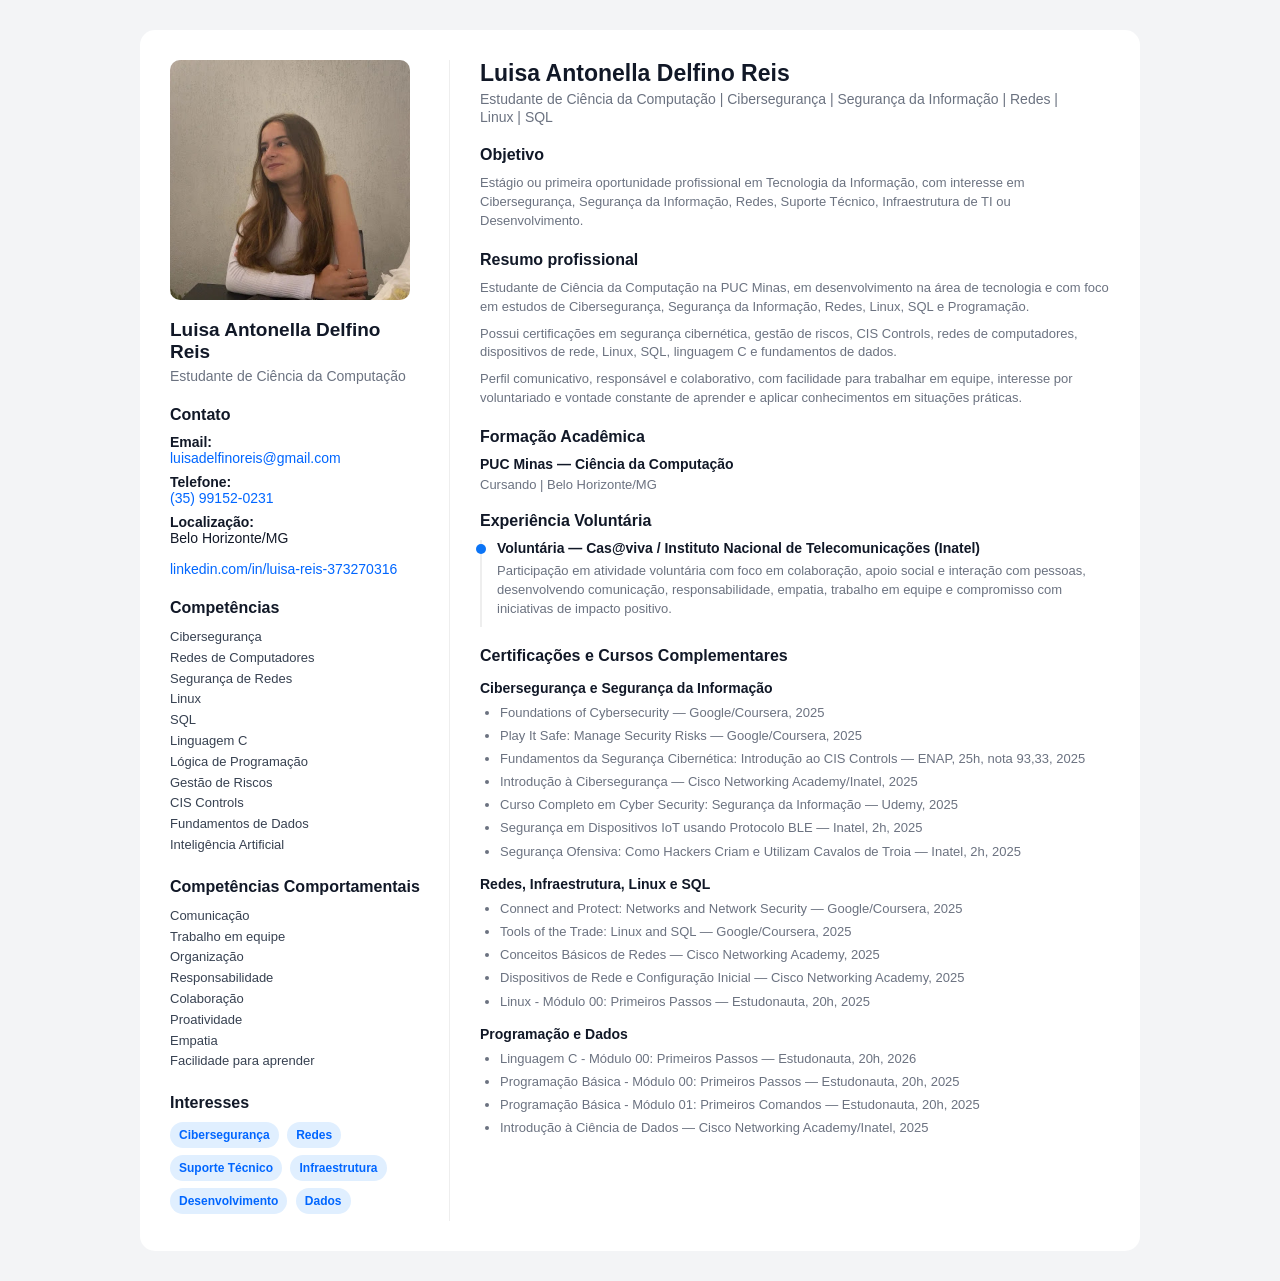
<file: index.html>
<!DOCTYPE html>
<html lang="pt-br">

<head>
    <meta charset="UTF-8">
    <meta name="viewport" content="width=device-width, initial-scale=1.0">
    <title>Currículo - Luisa Antonella Delfino Reis</title>
    <link rel="stylesheet" href="style.css">
    <meta name="author" content="Luisa Reis">
</head>

<body>

    <div class="pagina">

        <div class="perfil">

            <img src="unnamed.jpg" alt="Foto de Luisa Antonella Delfino Reis">

            <h2>Luisa Antonella Delfino Reis</h2>

            <p class="curso">
                Estudante de Ciência da Computação
            </p>

            <h3>Contato</h3>

            <p class="titulo-contato">Email:</p>
            <p class="link">luisadelfinoreis@gmail.com</p>

            <p class="titulo-contato">Telefone:</p>
            <p class="link">(35) 99152-0231</p>

            <p class="titulo-contato">Localização:</p>
            <p class="informacao">Belo Horizonte/MG</p>

            <p class="linkedin">
                linkedin.com/in/luisa-reis-373270316
            </p>

            <h3>Competências</h3>

            <p class="competencias">
                Cibersegurança<br>
                Redes de Computadores<br>
                Segurança de Redes<br>
                Linux<br>
                SQL<br>
                Linguagem C<br>
                Lógica de Programação<br>
                Gestão de Riscos<br>
                CIS Controls<br>
                Fundamentos de Dados<br>
                Inteligência Artificial
            </p>

            <h3>Competências Comportamentais</h3>

            <p class="competencias">
                Comunicação<br>
                Trabalho em equipe<br>
                Organização<br>
                Responsabilidade<br>
                Colaboração<br>
                Proatividade<br>
                Empatia<br>
                Facilidade para aprender
            </p>

            <h3>Interesses</h3>

            <span class="tag">Cibersegurança</span>
            <span class="tag">Redes</span>
            <span class="tag">Suporte Técnico</span>
            <span class="tag">Infraestrutura</span>
            <span class="tag">Desenvolvimento</span>
            <span class="tag">Dados</span>

        </div>


        <div class="principal">

            <div class="cabecalho">

                <h1>Luisa Antonella Delfino Reis</h1>

                <p class="descricao">
                    Estudante de Ciência da Computação |
                    Cibersegurança |
                    Segurança da Informação |
                    Redes |
                    Linux |
                    SQL
                </p>

            </div>

            <section>

                <h3>Objetivo</h3>

                <p class="texto">
                    Estágio ou primeira oportunidade profissional em Tecnologia
                    da Informação, com interesse em Cibersegurança, Segurança da
                    Informação, Redes, Suporte Técnico, Infraestrutura de TI ou
                    Desenvolvimento.
                </p>

            </section>

            <section>

                <h3>Resumo profissional</h3>

                <p class="texto">
                    Estudante de Ciência da Computação na PUC Minas, em
                    desenvolvimento na área de tecnologia e com foco em estudos
                    de Cibersegurança, Segurança da Informação, Redes, Linux,
                    SQL e Programação.
                </p>

                <p class="texto">
                    Possui certificações em segurança cibernética, gestão de
                    riscos, CIS Controls, redes de computadores, dispositivos
                    de rede, Linux, SQL, linguagem C e fundamentos de dados.
                </p>

                <p class="texto">
                    Perfil comunicativo, responsável e colaborativo, com
                    facilidade para trabalhar em equipe, interesse por
                    voluntariado e vontade constante de aprender e aplicar
                    conhecimentos em situações práticas.
                </p>

            </section>

            <section>

                <h3>Formação Acadêmica</h3>

                <div class="item">

                    <h4>PUC Minas — Ciência da Computação</h4>

                    <p class="cinza">
                        Cursando | Belo Horizonte/MG
                    </p>

                </div>

            </section>

            <section>

                <h3>Experiência Voluntária</h3>

                <div class="experiencia">

                    <div class="bolinha"></div>

                    <div>

                        <h4>
                            Voluntária — Cas@viva / Instituto Nacional de
                            Telecomunicações (Inatel)
                        </h4>

                        <p class="texto">
                            Participação em atividade voluntária com foco em
                            colaboração, apoio social e interação com pessoas,
                            desenvolvendo comunicação, responsabilidade,
                            empatia, trabalho em equipe e compromisso com
                            iniciativas de impacto positivo.
                        </p>

                    </div>

                </div>

            </section>

            <section>

                <h3>Certificações e Cursos Complementares</h3>

                <h4 class="categoria">
                    Cibersegurança e Segurança da Informação
                </h4>

                <ul>

                    <li>
                        Foundations of Cybersecurity — Google/Coursera, 2025
                    </li>

                    <li>
                        Play It Safe: Manage Security Risks — Google/Coursera, 2025
                    </li>

                    <li>
                        Fundamentos da Segurança Cibernética: Introdução ao CIS Controls —
                        ENAP, 25h, nota 93,33, 2025
                    </li>

                    <li>
                        Introdução à Cibersegurança —
                        Cisco Networking Academy/Inatel, 2025
                    </li>

                    <li>
                        Curso Completo em Cyber Security:
                        Segurança da Informação — Udemy, 2025
                    </li>

                    <li>
                        Segurança em Dispositivos IoT usando Protocolo BLE —
                        Inatel, 2h, 2025
                    </li>

                    <li>
                        Segurança Ofensiva: Como Hackers Criam e Utilizam Cavalos de Troia —
                        Inatel, 2h, 2025
                    </li>

                </ul>

                <h4 class="categoria">
                    Redes, Infraestrutura, Linux e SQL
                </h4>

                <ul>

                    <li>
                        Connect and Protect: Networks and Network Security —
                        Google/Coursera, 2025
                    </li>

                    <li>
                        Tools of the Trade: Linux and SQL —
                        Google/Coursera, 2025
                    </li>

                    <li>
                        Conceitos Básicos de Redes —
                        Cisco Networking Academy, 2025
                    </li>

                    <li>
                        Dispositivos de Rede e Configuração Inicial —
                        Cisco Networking Academy, 2025
                    </li>

                    <li>
                        Linux - Módulo 00: Primeiros Passos —
                        Estudonauta, 20h, 2025
                    </li>

                </ul>

                <h4 class="categoria">
                    Programação e Dados
                </h4>

                <ul>

                    <li>
                        Linguagem C - Módulo 00: Primeiros Passos —
                        Estudonauta, 20h, 2026
                    </li>

                    <li>
                        Programação Básica - Módulo 00: Primeiros Passos —
                        Estudonauta, 20h, 2025
                    </li>

                    <li>
                        Programação Básica - Módulo 01: Primeiros Comandos —
                        Estudonauta, 20h, 2025
                    </li>

                    <li>
                        Introdução à Ciência de Dados —
                        Cisco Networking Academy/Inatel, 2025
                    </li>

                </ul>

            </section>

        </div>

    </div>

</body>

</html>
</file>
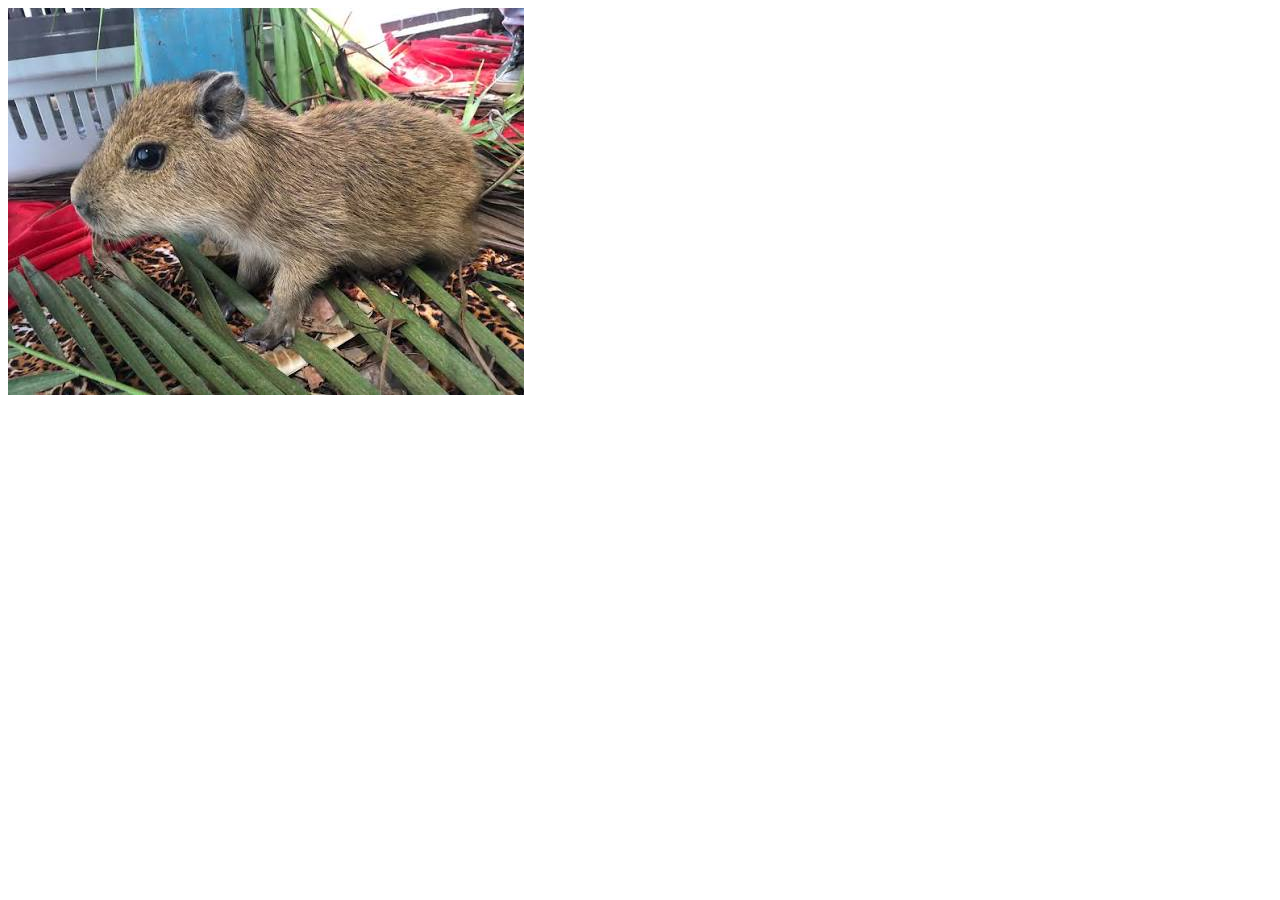
<file: Semana1/index.html>
<!DOCTYPE html>
<html lang="en">
<head>
    <meta charset="UTF-8">
    <meta name="viewport" content="width=device-width, initial-scale=1.0">
    <title>Document</title>
</head>
<body>
    <img src="images.jpeg" alt="Minha foto">
</body>
</html>
</file>
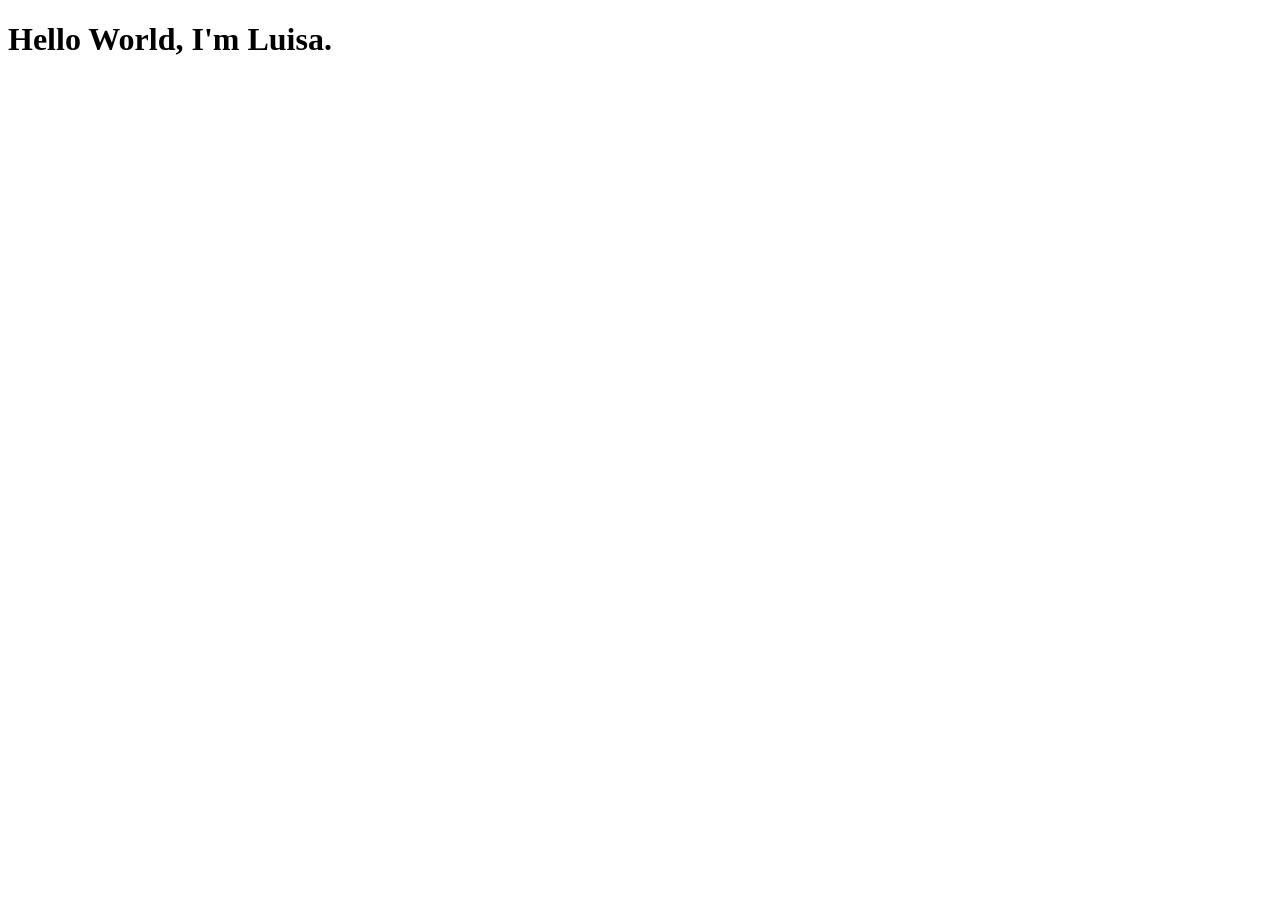
<file: Semana2/index.html>
<!DOCTYPE html>
<html lang="pt-BR">
<head>
    <meta charset="UTF-8">
    <meta name="viewport" content="width=device-width, initial-scale=1.0">
    <title>Minha Página</title>
</head>
<body>

    <h1>Hello World, I'm Luisa.</h1>

</body>
</html>
</file>
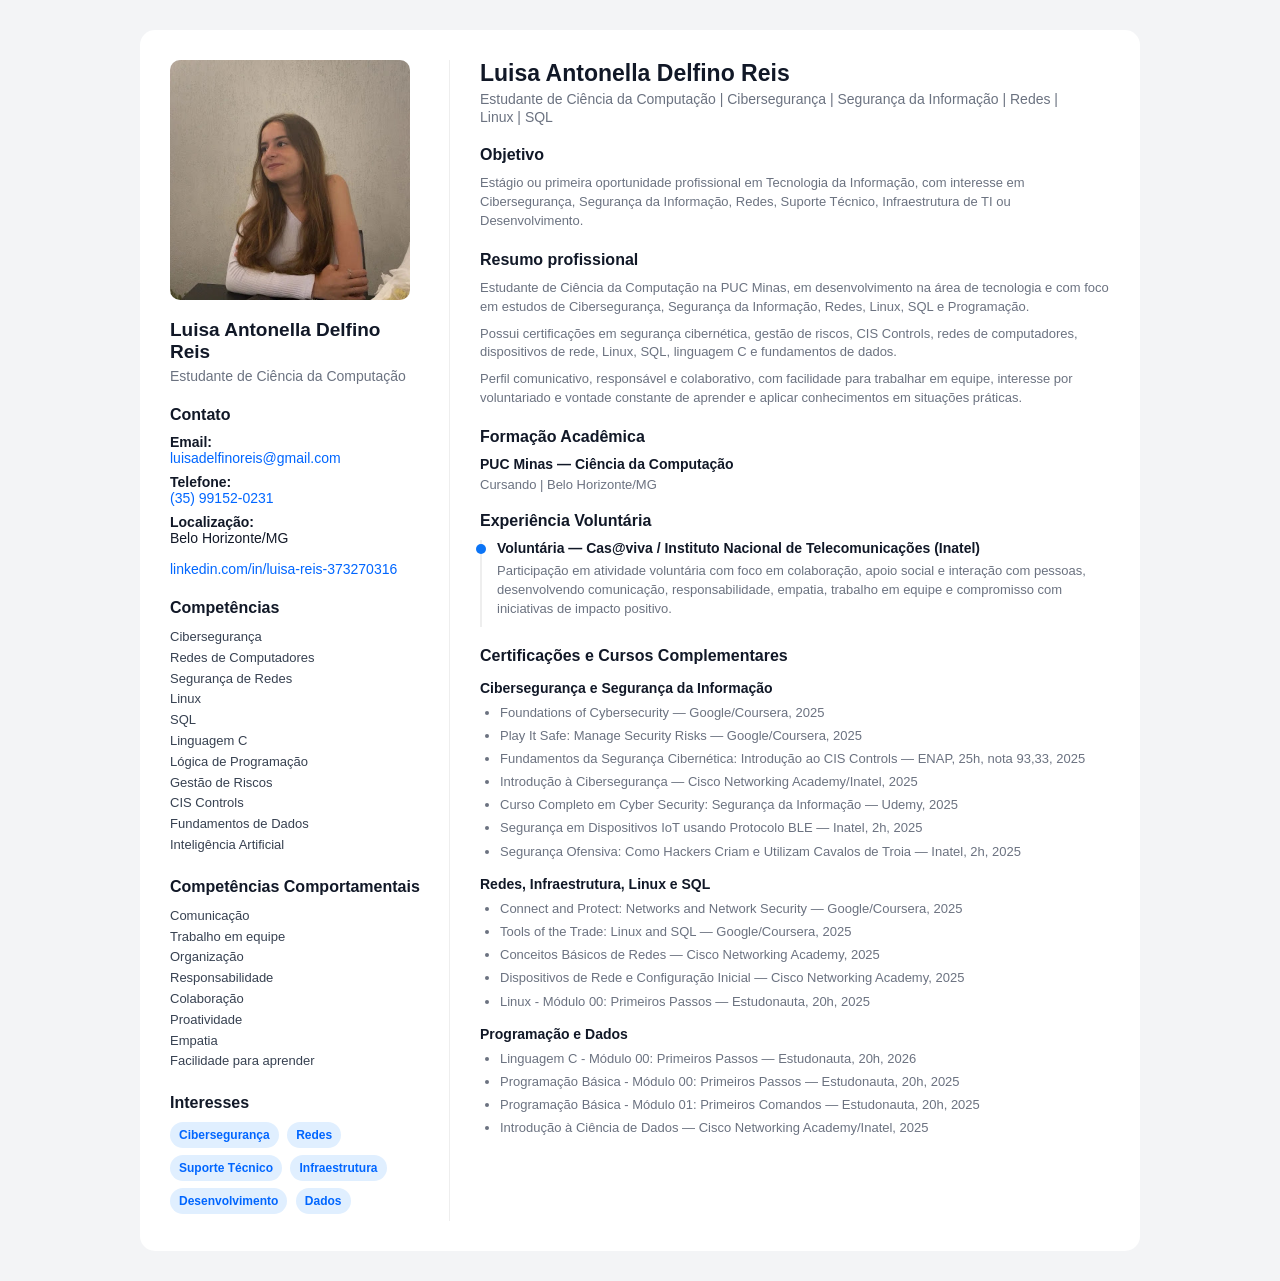
<file: Semana3/index.html>
<!DOCTYPE html>
<html lang="pt-br">

<head>
    <meta charset="UTF-8">
    <meta name="viewport" content="width=device-width, initial-scale=1.0">
    <title>Currículo - Luisa Antonella Delfino Reis</title>
    <link rel="stylesheet" href="style.css">
    <meta name="author" content="Luisa Reis">
</head>

<body>

    <div class="pagina">

        <div class="perfil">

            <img src="unnamed.jpg" alt="Foto de Luisa Antonella Delfino Reis">

            <h2>Luisa Antonella Delfino Reis</h2>

            <p class="curso">
                Estudante de Ciência da Computação
            </p>

            <h3>Contato</h3>

            <p class="titulo-contato">Email:</p>
            <p class="link">luisadelfinoreis@gmail.com</p>

            <p class="titulo-contato">Telefone:</p>
            <p class="link">(35) 99152-0231</p>

            <p class="titulo-contato">Localização:</p>
            <p class="informacao">Belo Horizonte/MG</p>

            <p class="linkedin">
                linkedin.com/in/luisa-reis-373270316
            </p>

            <h3>Competências</h3>

            <p class="competencias">
                Cibersegurança<br>
                Redes de Computadores<br>
                Segurança de Redes<br>
                Linux<br>
                SQL<br>
                Linguagem C<br>
                Lógica de Programação<br>
                Gestão de Riscos<br>
                CIS Controls<br>
                Fundamentos de Dados<br>
                Inteligência Artificial
            </p>

            <h3>Competências Comportamentais</h3>

            <p class="competencias">
                Comunicação<br>
                Trabalho em equipe<br>
                Organização<br>
                Responsabilidade<br>
                Colaboração<br>
                Proatividade<br>
                Empatia<br>
                Facilidade para aprender
            </p>

            <h3>Interesses</h3>

            <span class="tag">Cibersegurança</span>
            <span class="tag">Redes</span>
            <span class="tag">Suporte Técnico</span>
            <span class="tag">Infraestrutura</span>
            <span class="tag">Desenvolvimento</span>
            <span class="tag">Dados</span>

        </div>


        <div class="principal">

            <div class="cabecalho">

                <h1>Luisa Antonella Delfino Reis</h1>

                <p class="descricao">
                    Estudante de Ciência da Computação |
                    Cibersegurança |
                    Segurança da Informação |
                    Redes |
                    Linux |
                    SQL
                </p>

            </div>

            <section>

                <h3>Objetivo</h3>

                <p class="texto">
                    Estágio ou primeira oportunidade profissional em Tecnologia
                    da Informação, com interesse em Cibersegurança, Segurança da
                    Informação, Redes, Suporte Técnico, Infraestrutura de TI ou
                    Desenvolvimento.
                </p>

            </section>

            <section>

                <h3>Resumo profissional</h3>

                <p class="texto">
                    Estudante de Ciência da Computação na PUC Minas, em
                    desenvolvimento na área de tecnologia e com foco em estudos
                    de Cibersegurança, Segurança da Informação, Redes, Linux,
                    SQL e Programação.
                </p>

                <p class="texto">
                    Possui certificações em segurança cibernética, gestão de
                    riscos, CIS Controls, redes de computadores, dispositivos
                    de rede, Linux, SQL, linguagem C e fundamentos de dados.
                </p>

                <p class="texto">
                    Perfil comunicativo, responsável e colaborativo, com
                    facilidade para trabalhar em equipe, interesse por
                    voluntariado e vontade constante de aprender e aplicar
                    conhecimentos em situações práticas.
                </p>

            </section>

            <section>

                <h3>Formação Acadêmica</h3>

                <div class="item">

                    <h4>PUC Minas — Ciência da Computação</h4>

                    <p class="cinza">
                        Cursando | Belo Horizonte/MG
                    </p>

                </div>

            </section>

            <section>

                <h3>Experiência Voluntária</h3>

                <div class="experiencia">

                    <div class="bolinha"></div>

                    <div>

                        <h4>
                            Voluntária — Cas@viva / Instituto Nacional de
                            Telecomunicações (Inatel)
                        </h4>

                        <p class="texto">
                            Participação em atividade voluntária com foco em
                            colaboração, apoio social e interação com pessoas,
                            desenvolvendo comunicação, responsabilidade,
                            empatia, trabalho em equipe e compromisso com
                            iniciativas de impacto positivo.
                        </p>

                    </div>

                </div>

            </section>

            <section>

                <h3>Certificações e Cursos Complementares</h3>

                <h4 class="categoria">
                    Cibersegurança e Segurança da Informação
                </h4>

                <ul>

                    <li>
                        Foundations of Cybersecurity — Google/Coursera, 2025
                    </li>

                    <li>
                        Play It Safe: Manage Security Risks — Google/Coursera, 2025
                    </li>

                    <li>
                        Fundamentos da Segurança Cibernética: Introdução ao CIS Controls —
                        ENAP, 25h, nota 93,33, 2025
                    </li>

                    <li>
                        Introdução à Cibersegurança —
                        Cisco Networking Academy/Inatel, 2025
                    </li>

                    <li>
                        Curso Completo em Cyber Security:
                        Segurança da Informação — Udemy, 2025
                    </li>

                    <li>
                        Segurança em Dispositivos IoT usando Protocolo BLE —
                        Inatel, 2h, 2025
                    </li>

                    <li>
                        Segurança Ofensiva: Como Hackers Criam e Utilizam Cavalos de Troia —
                        Inatel, 2h, 2025
                    </li>

                </ul>

                <h4 class="categoria">
                    Redes, Infraestrutura, Linux e SQL
                </h4>

                <ul>

                    <li>
                        Connect and Protect: Networks and Network Security —
                        Google/Coursera, 2025
                    </li>

                    <li>
                        Tools of the Trade: Linux and SQL —
                        Google/Coursera, 2025
                    </li>

                    <li>
                        Conceitos Básicos de Redes —
                        Cisco Networking Academy, 2025
                    </li>

                    <li>
                        Dispositivos de Rede e Configuração Inicial —
                        Cisco Networking Academy, 2025
                    </li>

                    <li>
                        Linux - Módulo 00: Primeiros Passos —
                        Estudonauta, 20h, 2025
                    </li>

                </ul>

                <h4 class="categoria">
                    Programação e Dados
                </h4>

                <ul>

                    <li>
                        Linguagem C - Módulo 00: Primeiros Passos —
                        Estudonauta, 20h, 2026
                    </li>

                    <li>
                        Programação Básica - Módulo 00: Primeiros Passos —
                        Estudonauta, 20h, 2025
                    </li>

                    <li>
                        Programação Básica - Módulo 01: Primeiros Comandos —
                        Estudonauta, 20h, 2025
                    </li>

                    <li>
                        Introdução à Ciência de Dados —
                        Cisco Networking Academy/Inatel, 2025
                    </li>

                </ul>

            </section>

        </div>

    </div>

</body>

</html>
</file>
<file: style.css>
* {
    margin: 0;
    padding: 0;
    box-sizing: border-box;
}

body {
    background-color: #f3f4f6;
    font-family: Arial, sans-serif;
    color: #111827;
}

.pagina {
    width: 1000px;
    min-height: 800px;
    margin: 30px auto;
    padding: 30px;
    background-color: white;
    border-radius: 15px;
    display: flex;
    gap: 30px;
}

.perfil {
    width: 280px;
    padding-right: 25px;
    border-right: 1px solid #eeeeee;
}

.perfil img {
    width: 240px;
    height: auto;
    border-radius: 10px;
    margin-bottom: 15px;
}

.perfil h2 {
    font-size: 19px;
    margin-bottom: 5px;
}

.curso {
    font-size: 14px;
    color: #6b7280;
    margin-bottom: 20px;
}

.perfil h3 {
    font-size: 16px;
    margin-top: 22px;
    margin-bottom: 10px;
}

.titulo-contato {
    font-size: 14px;
    font-weight: bold;
    margin-top: 8px;
}

.informacao {
    font-size: 14px;
    margin-bottom: 5px;
}

.link {
    font-size: 14px;
    color: #0066ff;
    margin-bottom: 5px;
}

.linkedin {
    font-size: 14px;
    color: #0066ff;
    margin-top: 15px;
}

.competencias {
    font-size: 13px;
    line-height: 1.6;
    color: #374151;
}

.tag {
    display: inline-block;
    background-color: #e0efff;
    color: #0066ff;
    font-size: 12px;
    font-weight: bold;
    padding: 6px 9px;
    margin-right: 4px;
    margin-bottom: 7px;
    border-radius: 15px;
}

.principal {
    flex: 1;
}

.cabecalho {
    margin-bottom: 20px;
}

h1 {
    font-size: 23px;
    margin-bottom: 3px;
}

.descricao {
    font-size: 14px;
    color: #6b7280;
    line-height: 1.3;
    max-width: 580px;
}

section {
    margin-top: 20px;
}

.principal h3 {
    font-size: 16px;
    margin-bottom: 10px;
}

.texto {
    font-size: 13px;
    color: #6b7280;
    line-height: 1.45;
    margin-bottom: 8px;
}

.item {
    margin-bottom: 15px;
}

.item h4 {
    font-size: 14px;
    margin-bottom: 5px;
}

.cinza {
    font-size: 13px;
    color: #6b7280;
}

.experiencia {
    position: relative;
    display: flex;
    gap: 15px;
    padding-left: 15px;
    border-left: 2px solid #eeeeee;
}

.experiencia h4 {
    font-size: 14px;
    margin-bottom: 6px;
}

.bolinha {
    width: 10px;
    height: 10px;
    background-color: #0b74f6;
    border-radius: 50%;
    position: absolute;
    left: -6px;
    top: 4px;
}

.categoria {
    font-size: 14px;
    margin-top: 15px;
    margin-bottom: 8px;
}

ul {
    padding-left: 20px;
    margin-bottom: 15px;
}

li {
    font-size: 13px;
    color: #6b7280;
    line-height: 1.4;
    margin-bottom: 5px;
}
</file>
<file: Semana3/style.css>
* {
    margin: 0;
    padding: 0;
    box-sizing: border-box;
}

body {
    background-color: #f3f4f6;
    font-family: Arial, sans-serif;
    color: #111827;
}

.pagina {
    width: 1000px;
    min-height: 800px;
    margin: 30px auto;
    padding: 30px;
    background-color: white;
    border-radius: 15px;
    display: flex;
    gap: 30px;
}

.perfil {
    width: 280px;
    padding-right: 25px;
    border-right: 1px solid #eeeeee;
}

.perfil img {
    width: 240px;
    height: auto;
    border-radius: 10px;
    margin-bottom: 15px;
}

.perfil h2 {
    font-size: 19px;
    margin-bottom: 5px;
}

.curso {
    font-size: 14px;
    color: #6b7280;
    margin-bottom: 20px;
}

.perfil h3 {
    font-size: 16px;
    margin-top: 22px;
    margin-bottom: 10px;
}

.titulo-contato {
    font-size: 14px;
    font-weight: bold;
    margin-top: 8px;
}

.informacao {
    font-size: 14px;
    margin-bottom: 5px;
}

.link {
    font-size: 14px;
    color: #0066ff;
    margin-bottom: 5px;
}

.linkedin {
    font-size: 14px;
    color: #0066ff;
    margin-top: 15px;
}

.competencias {
    font-size: 13px;
    line-height: 1.6;
    color: #374151;
}

.tag {
    display: inline-block;
    background-color: #e0efff;
    color: #0066ff;
    font-size: 12px;
    font-weight: bold;
    padding: 6px 9px;
    margin-right: 4px;
    margin-bottom: 7px;
    border-radius: 15px;
}

.principal {
    flex: 1;
}

.cabecalho {
    margin-bottom: 20px;
}

h1 {
    font-size: 23px;
    margin-bottom: 3px;
}

.descricao {
    font-size: 14px;
    color: #6b7280;
    line-height: 1.3;
    max-width: 580px;
}

section {
    margin-top: 20px;
}

.principal h3 {
    font-size: 16px;
    margin-bottom: 10px;
}

.texto {
    font-size: 13px;
    color: #6b7280;
    line-height: 1.45;
    margin-bottom: 8px;
}

.item {
    margin-bottom: 15px;
}

.item h4 {
    font-size: 14px;
    margin-bottom: 5px;
}

.cinza {
    font-size: 13px;
    color: #6b7280;
}

.experiencia {
    position: relative;
    display: flex;
    gap: 15px;
    padding-left: 15px;
    border-left: 2px solid #eeeeee;
}

.experiencia h4 {
    font-size: 14px;
    margin-bottom: 6px;
}

.bolinha {
    width: 10px;
    height: 10px;
    background-color: #0b74f6;
    border-radius: 50%;
    position: absolute;
    left: -6px;
    top: 4px;
}

.categoria {
    font-size: 14px;
    margin-top: 15px;
    margin-bottom: 8px;
}

ul {
    padding-left: 20px;
    margin-bottom: 15px;
}

li {
    font-size: 13px;
    color: #6b7280;
    line-height: 1.4;
    margin-bottom: 5px;
}
</file>
